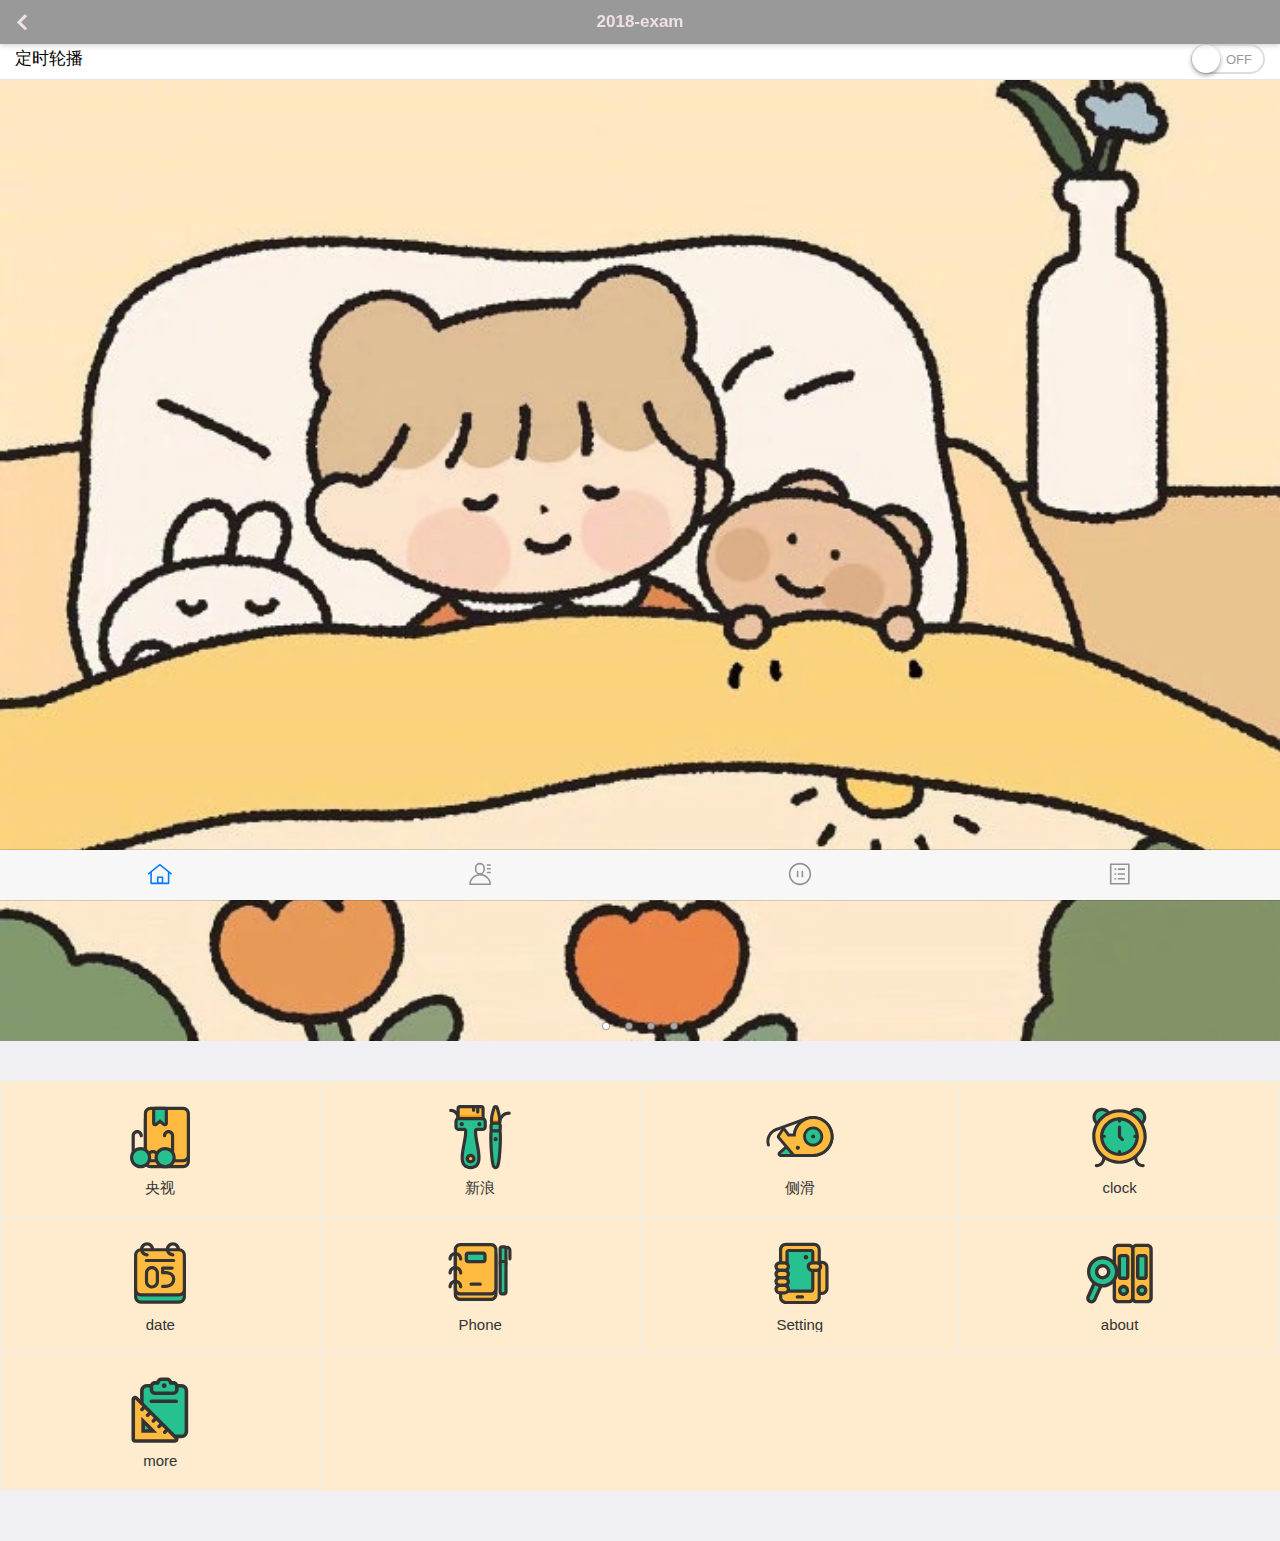
<file: App（源代码加安装包）/梁颖其181013121/index.html>
<!DOCTYPE html>
<html>

	<head>
		<meta charset="utf-8">
		<title>Hello MUI</title>
		<meta name="viewport" content="width=device-width, initial-scale=1,maximum-scale=1,user-scalable=no">
		<meta name="apple-mobile-web-app-capable" content="yes">
		<meta name="apple-mobile-web-app-status-bar-style" content="black">

		<!--标准mui.css-->
		<link rel="stylesheet" href="css/mui.min.css">
		<script src="ali/icon/iconfont.js"></script>
		<link rel="stylesheet" href="css/exam.css">
		<!--App自定义的css-->
		<!--<link rel="stylesheet" type="text/css" href="../css/app.css"/>-->
	</head>
<style>
.icon {
  width: 4em;
  height: 4em;
  vertical-align: -0.15em;
  fill: currentColor;
  overflow: hidden;
}
.icon2 {
  width: 2em;
  height: 2em;
  vertical-align: -0.15em;
  fill: currentColor;
  overflow: hidden;
}
</style>
	<body>
		<header class="mui-bar mui-bar-nav">
			<a class="mui-action-back mui-icon mui-icon-left-nav mui-pull-left"></a>
			<h1 class="mui-title">2018-exam</h1>
		</header>
		<div class="mui-content">
			<ul class="mui-table-view mui-table-view-chevron">
				<li id="switch" class="mui-table-view-cell">
					定时轮播
					<div class="mui-switch">
						<div class="mui-switch-handle"></div>
					</div>
				</li>
			</ul>
		</div>
		<div id="slider" class="mui-slider" >
			<div class="mui-slider-group mui-slider-loop">
				<!-- 额外增加的一个节点(循环轮播：第一个节点是最后一张轮播) -->
				<div class="mui-slider-item mui-slider-item-duplicate">
					<a href="#">
						<img src="images/yuantiao.jpg">
					</a>
				</div>
				<!-- 第一张 -->
				<div class="mui-slider-item">
					<a href="#">
						<img src="images/shuijiao.jpg">
					</a>
				</div>
				<!-- 第二张 -->
				<div class="mui-slider-item">
					<a href="#">
						<img src="images/muwu.jpg">
					</a>
				</div>
				<!-- 第三张 -->
				<div class="mui-slider-item">
					<a href="#">
						<img src="images/cbd.jpg">
					</a>
				</div>
				<!-- 第四张 -->
				<div class="mui-slider-item">
					<a href="#">
						<img src="images/yuantiao.jpg">
					</a>
				</div>
				<!-- 额外增加的一个节点(循环轮播：最后一个节点是第一张轮播) -->
				<div class="mui-slider-item mui-slider-item-duplicate">
					<a href="#">
						<img src="images/shuijiao.jpg">
					</a>
				</div>
			</div>
			<div class="mui-slider-indicator">
				<div class="mui-indicator mui-active"></div>
				<div class="mui-indicator"></div>
				<div class="mui-indicator"></div>
				<div class="mui-indicator"></div>
			</div>
		</div>
		<nav class="mui-bar mui-bar-tab">
		    <a class="mui-tab-item mui-active" href="index.html">
		    <svg class="icon2" aria-hidden="true">
  <use xlink:href="#icon-home"></use>
</svg>

		    </a>
		    <a class="mui-tab-item" href="imageviewer.html">
		    <svg class="icon2" aria-hidden="true">
  <use xlink:href="#icon-addresslist"></use>
</svg>

		    </a>
		    <a class="mui-tab-item" href="page1.html">
		    <svg class="icon2" aria-hidden="true">
  <use xlink:href="#icon-play"></use>
</svg>

		    </a>
		    <a class="mui-tab-item" href="login.html">
		     <svg class="icon2" aria-hidden="true">
  <use xlink:href="#icon-instruction"></use>
</svg>

		    </a>
		</nav>
		<div class="mui-content">
		        <ul class="mui-table-view mui-grid-view mui-grid-9">
		            <li class="mui-table-view-cell mui-media mui-col-xs-4 mui-col-sm-3"><a href="http://cctv.com">
		                   <svg class="icon" aria-hidden="true">
  <use xlink:href="#icon-yuedu"></use>
</svg>
		                    <div class="mui-media-body">央视</div></a></li>
		            <li class="mui-table-view-cell mui-media mui-col-xs-4 mui-col-sm-3"><a href="http://sina.com">
<svg class="icon" aria-hidden="true">
  <use xlink:href="#icon-bishua"></use>
</svg>
		                    <div class="mui-media-body">新浪</div></a></li>
		            <li class="mui-table-view-cell mui-media mui-col-xs-4 mui-col-sm-3"><a href="offcanvas-drag-left.html">
<svg class="icon" aria-hidden="true">
  <use xlink:href="#icon-jiaodaidao"></use>
</svg>
		                    <div class="mui-media-body">侧滑</div></a></li>
		            <li class="mui-table-view-cell mui-media mui-col-xs-4 mui-col-sm-3"><a href="#">
<svg class="icon" aria-hidden="true">
  <use xlink:href="#icon-naozhong"></use>
</svg>
		                    <div class="mui-media-body">clock</div></a></li>
		            <li class="mui-table-view-cell mui-media mui-col-xs-4 mui-col-sm-3"><a href="#">
<svg class="icon" aria-hidden="true">
  <use xlink:href="#icon-rili"></use>
</svg>
		                    <div class="mui-media-body">date</div></a></li>
		            <li class="mui-table-view-cell mui-media mui-col-xs-4 mui-col-sm-3"><a href="#">
<svg class="icon" aria-hidden="true">
  <use xlink:href="#icon-biji"></use>
</svg>
		                    <div class="mui-media-body">Phone</div></a></li>
		            <li class="mui-table-view-cell mui-media mui-col-xs-4 mui-col-sm-3"><a href="#">
<svg class="icon" aria-hidden="true">
  <use xlink:href="#icon-shouji"></use>
</svg>
		                    <div class="mui-media-body">Setting</div></a></li>
		            <li class="mui-table-view-cell mui-media mui-col-xs-4 mui-col-sm-3"><a href="#">
<svg class="icon" aria-hidden="true">
  <use xlink:href="#icon-jiansuo"></use>
</svg>
		                    <div class="mui-media-body">about</div></a></li>
		           <li class="mui-table-view-cell mui-media mui-col-xs-4 mui-col-sm-3"><a href="#">
<svg class="icon" aria-hidden="true">
  <use xlink:href="#icon-jiaoju"></use>
</svg>
		                    <div class="mui-media-body">more</div></a></li>
		        </ul> 
		</div>
		<script src="js/mui.min.js"></script>
		<script type="text/javascript" charset="utf-8">
			mui.init({
				swipeBack:true //启用右滑关闭功能
			});
			var slider = mui("#slider");
			document.getElementById("switch").addEventListener('toggle', function(e) {
				if (e.detail.isActive) {
					slider.slider({
						interval: 5000
					});
				} else {
					slider.slider({
						interval: 0
					});
				}
			});
		</script>
		
		<script >
        	mui.init();   	mui('body').on('tap','a',function(){document.location.href=this.href;});
	   </script>
		
	</body>

</html>
</file>
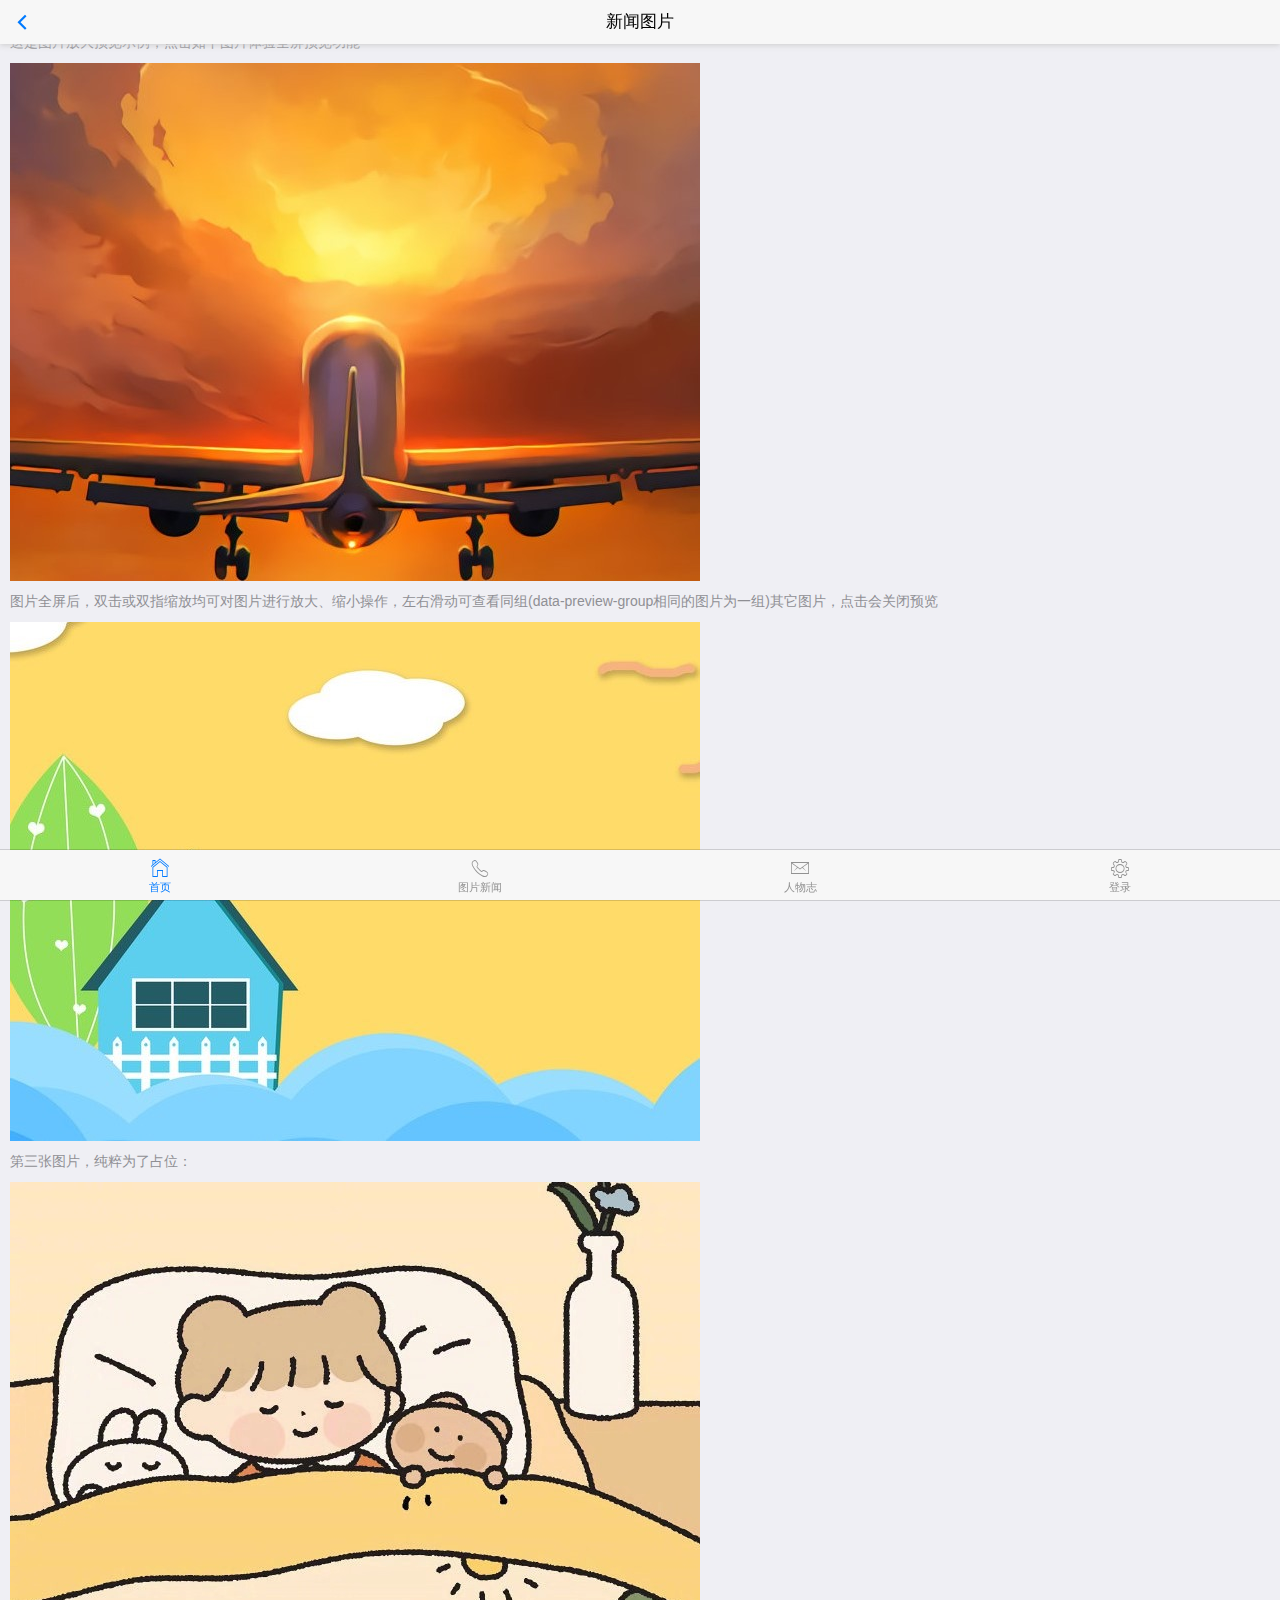
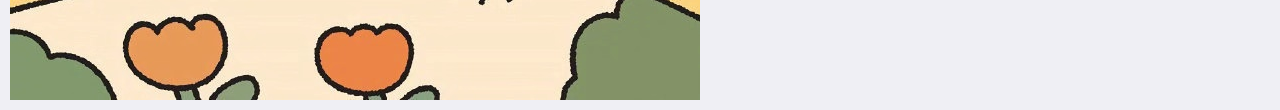
<file: App（源代码加安装包）/梁颖其181013121/imageviewer.html>
<html>

	<head>
		<meta charset="utf-8">
		<title>Hello MUI</title>
		<meta name="viewport" content="width=device-width, initial-scale=1,maximum-scale=1,user-scalable=no">
		<meta name="apple-mobile-web-app-capable" content="yes">
		<meta name="apple-mobile-web-app-status-bar-style" content="black">
		<!--标准mui.css-->
		<link rel="stylesheet" href="css/mui.min.css">
		<!--App自定义的css-->
		<style type="text/css">
			.mui-preview-image.mui-fullscreen {
				position: fixed;
				z-index: 20;
				background-color: #000;
			}
			.mui-preview-header,
			.mui-preview-footer {
				position: absolute;
				width: 100%;
				left: 0;
				z-index: 10;
			}
			.mui-preview-header {
				height: 44px;
				top: 0;
			}
			.mui-preview-footer {
				height: 50px;
				bottom: 0px;
			}
			.mui-preview-header .mui-preview-indicator {
				display: block;
				line-height: 25px;
				color: #fff;
				text-align: center;
				margin: 15px auto 4;
				width: 70px;
				background-color: rgba(0, 0, 0, 0.4);
				border-radius: 12px;
				font-size: 16px;
			}
			.mui-preview-image {
				display: none;
				-webkit-animation-duration: 0.5s;
				animation-duration: 0.5s;
				-webkit-animation-fill-mode: both;
				animation-fill-mode: both;
			}
			.mui-preview-image.mui-preview-in {
				-webkit-animation-name: fadeIn;
				animation-name: fadeIn;
			}
			.mui-preview-image.mui-preview-out {
				background: none;
				-webkit-animation-name: fadeOut;
				animation-name: fadeOut;
			}
			.mui-preview-image.mui-preview-out .mui-preview-header,
			.mui-preview-image.mui-preview-out .mui-preview-footer {
				display: none;
			}
			.mui-zoom-scroller {
				position: absolute;
				display: -webkit-box;
				display: -webkit-flex;
				display: flex;
				-webkit-box-align: center;
				-webkit-align-items: center;
				align-items: center;
				-webkit-box-pack: center;
				-webkit-justify-content: center;
				justify-content: center;
				left: 0;
				right: 0;
				bottom: 0;
				top: 0;
				width: 100%;
				height: 100%;
				margin: 0;
				-webkit-backface-visibility: hidden;
			}
			.mui-zoom {
				-webkit-transform-style: preserve-3d;
				transform-style: preserve-3d;
			}
			.mui-slider .mui-slider-group .mui-slider-item img {
				width: auto;
				height: auto;
				max-width: 100%;
				max-height: 100%;
			}
			.mui-android-4-1 .mui-slider .mui-slider-group .mui-slider-item img {
				width: 100%;
			}
			.mui-android-4-1 .mui-slider.mui-preview-image .mui-slider-group .mui-slider-item {
				display: inline-table;
			}
			.mui-android-4-1 .mui-slider.mui-preview-image .mui-zoom-scroller img {
				display: table-cell;
				vertical-align: middle;
			}
			.mui-preview-loading {
				position: absolute;
				width: 100%;
				height: 100%;
				top: 0;
				left: 0;
				display: none;
			}
			.mui-preview-loading.mui-active {
				display: block;
			}
			.mui-preview-loading .mui-spinner-white {
				position: absolute;
				top: 50%;
				left: 50%;
				margin-left: -25px;
				margin-top: -25px;
				height: 50px;
				width: 50px;
			}
			.mui-preview-image img.mui-transitioning {
				-webkit-transition: -webkit-transform 0.5s ease, opacity 0.5s ease;
				transition: transform 0.5s ease, opacity 0.5s ease;
			}
			@-webkit-keyframes fadeIn {
				0% {
					opacity: 0;
				}
				100% {
					opacity: 1;
				}
			}
			@keyframes fadeIn {
				0% {
					opacity: 0;
				}
				100% {
					opacity: 1;
				}
			}
			@-webkit-keyframes fadeOut {
				0% {
					opacity: 1;
				}
				100% {
					opacity: 0;
				}
			}
			@keyframes fadeOut {
				0% {
					opacity: 1;
				}
				100% {
					opacity: 0;
				}
			}
			p img {
				max-width: 100%;
				height: auto;
			}
		</style>

	</head>

	<body>
		<header class="mui-bar mui-bar-nav">
			<a class="mui-action-back mui-icon mui-icon-left-nav mui-pull-left"></a>
			<h1 class="mui-title">新闻图片</h1>
		</header>
		<div class="mui-content">
			<div class="mui-content-padded">
				<p>这是图片放大预览示例，点击如下图片体验全屏预览功能</p>
				<p>
					<img src="images/yuantiao.jpg" data-preview-src="" data-preview-group="1" />
				</p>
				<p>图片全屏后，双击或双指缩放均可对图片进行放大、缩小操作，左右滑动可查看同组(data-preview-group相同的图片为一组)其它图片，点击会关闭预览</p>
				<p>
					<img src="images/muwu.jpg" data-preview-src="" data-preview-group="1" />
				</p>
				<p>第三张图片，纯粹为了占位： </p>
				<p>
					<img src="images/shuijiao.jpg" data-preview-src="" data-preview-group="1" />
				</p>
			</div>
		</div>
		
		<nav class="mui-bar mui-bar-tab">
		    <a class="mui-tab-item mui-active" href="index.html">
		        <span class="mui-icon mui-icon-home"></span>
		        <span class="mui-tab-label">首页</span>
		    </a>
		    <a class="mui-tab-item" href="imageviewer.html">
		        <span class="mui-icon mui-icon-phone"></span>
		        <span class="mui-tab-label">图片新闻</span>
		    </a>
		    <a class="mui-tab-item" href="page1.html">
		        <span class="mui-icon mui-icon-email"></span>
		        <span class="mui-tab-label">人物志</span>
		    </a>
		    <a class="mui-tab-item" href="login.html">
		        <span class="mui-icon mui-icon-gear"></span>
		        <span class="mui-tab-label">登录</span>
		    </a>
		</nav>
		
	</body>
	<script src="js/mui.min.js"></script>
	<script src="js/mui.zoom.js"></script>
	<script src="js/mui.previewimage.js"></script>
	<script>
		mui.previewImage();
	</script>
<script >
        	mui.init();   	mui('body').on('tap','a',function(){document.location.href=this.href;});
	   </script>
</html>
</file>
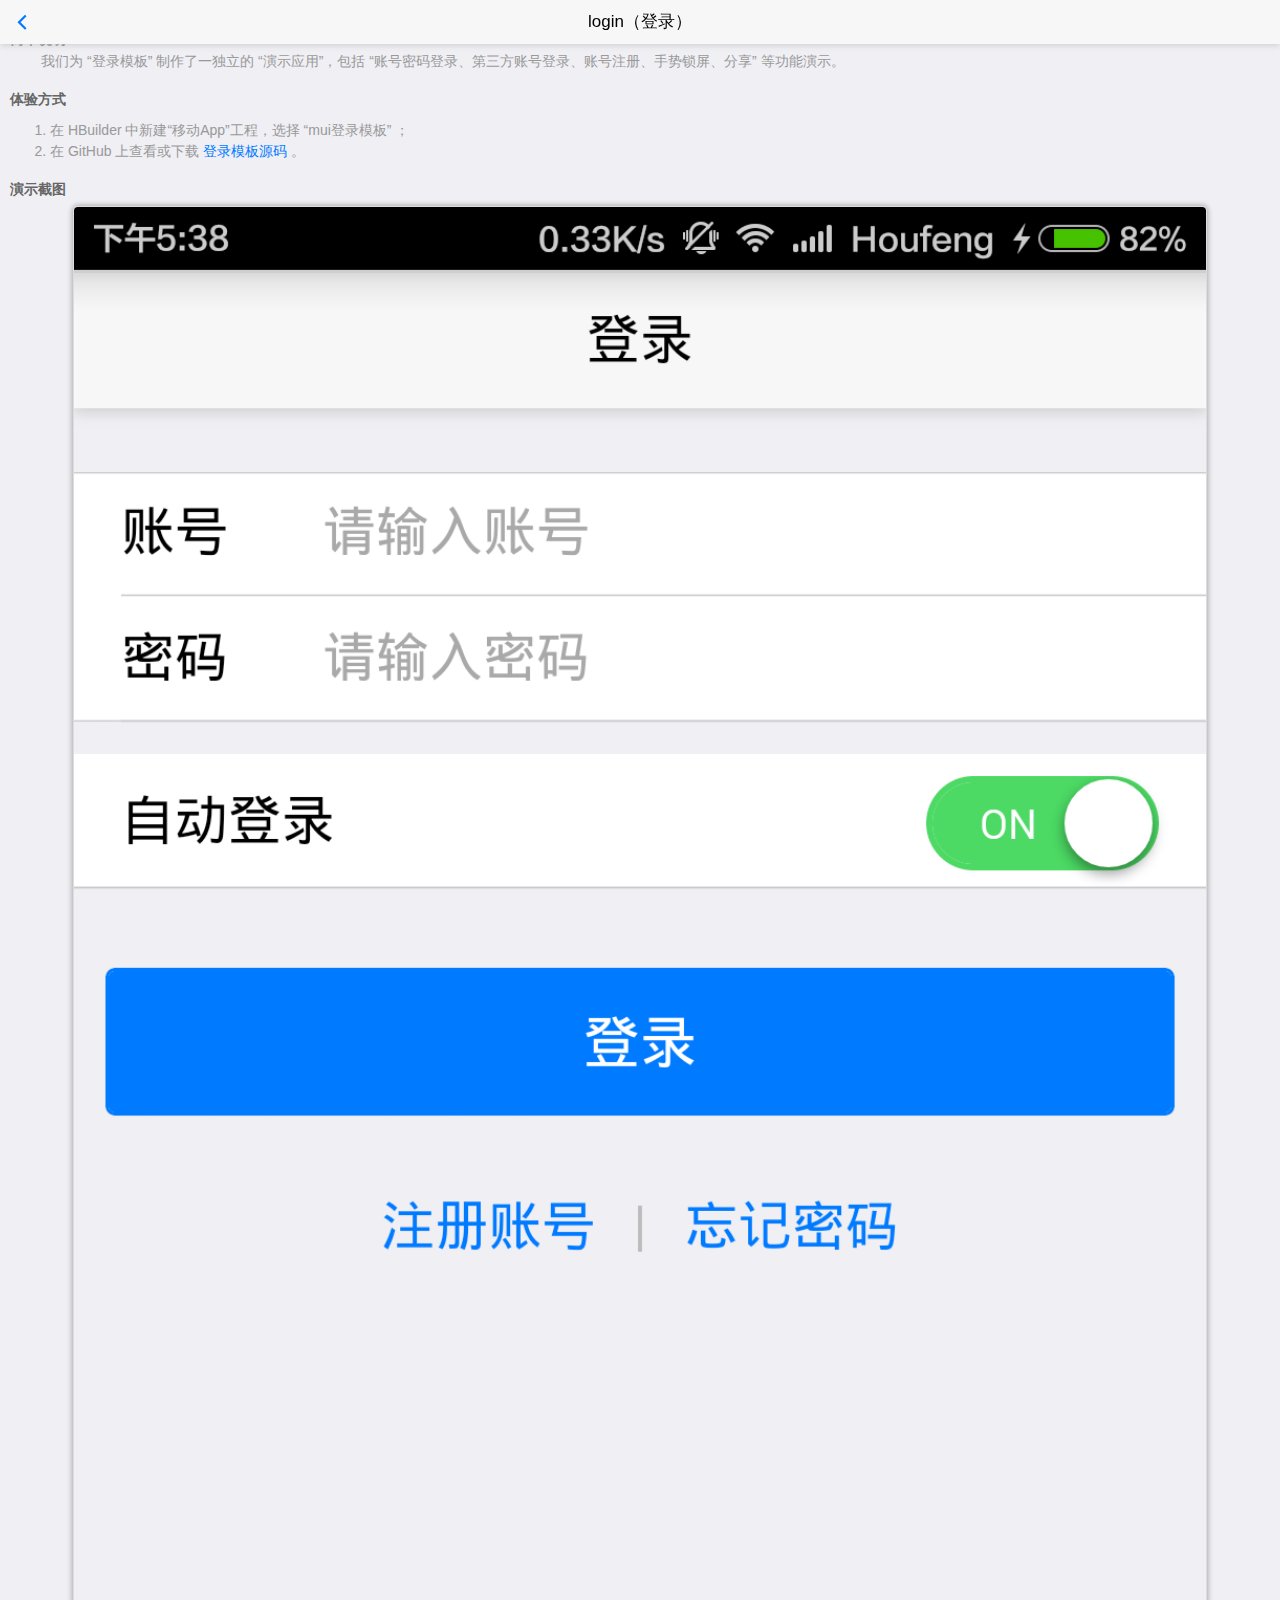
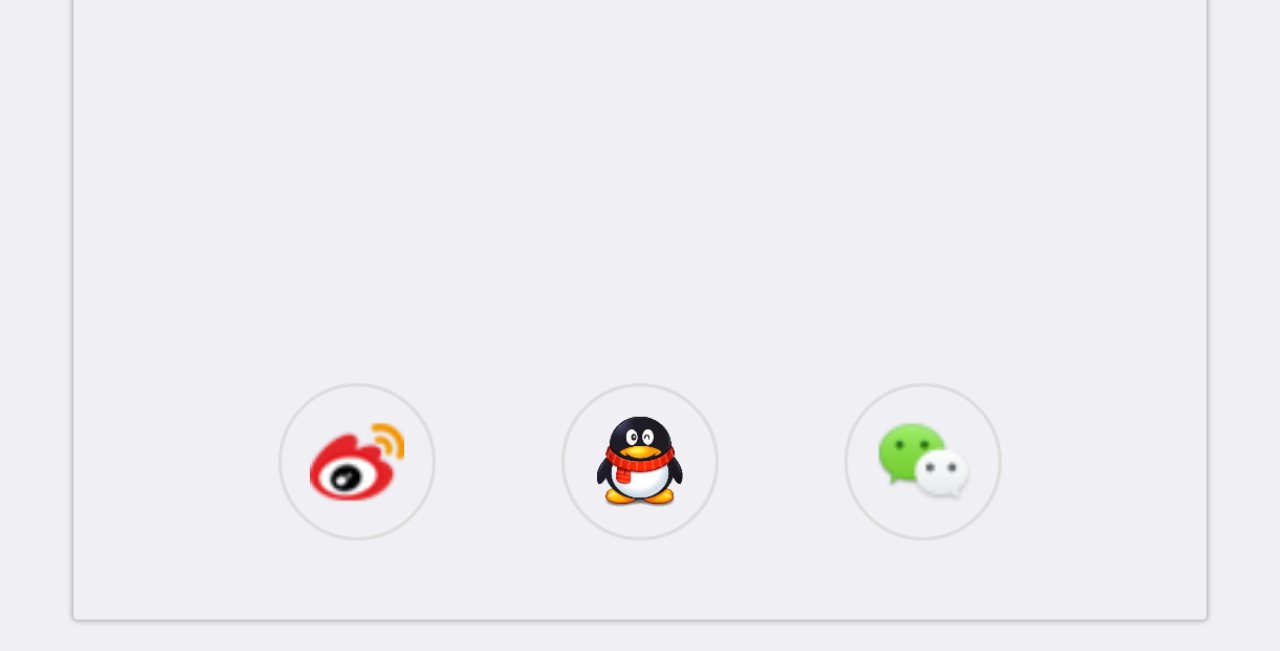
<file: App（源代码加安装包）/梁颖其181013121/login.html>
<!DOCTYPE html>
<html>

	<head>
		<meta charset="utf-8">
		<meta name="viewport" content="width=device-width,initial-scale=1,minimum-scale=1,maximum-scale=1,user-scalable=no" />
		<title></title>
		<link href="css/mui.min.css" rel="stylesheet" />
		<!--App自定义的css-->
		<link rel="stylesheet" type="text/css" href="css/app.css" />
		<style>
			h5,
			p,
			ol,
			li {
				color: #666;
				font-size: 14px;
			}
			h5 {
				font-weight: bold;
			}
			p,
			ol {
				padding: 5px auto;
				margin-bottom: 20px;
			}
			p,
			li {
				color: #999;
			}
			img {
				width: 90%;
				border: solid 1px #ddd;
				border-radius: 5px;
				box-shadow: 0px 0px 5px 1px #aaa;
				margin: 5px auto;
			}
		</style>
	</head>

	<body>
		<header class="mui-bar mui-bar-nav">
			<a class="mui-action-back mui-icon mui-icon-left-nav mui-pull-left"></a>
			<h1 class="mui-title">login（登录）</h1>
		</header>
		<div class="mui-content">
			<div class="mui-content-padded">
				<h5>简单说明</h5>
				<p>
					&nbsp;&nbsp;&nbsp;&nbsp;&nbsp;&nbsp;&nbsp;&nbsp;我们为 “登录模板” 制作了一独立的 “演示应用”，包括 “账号密码登录、第三方账号登录、账号注册、手势锁屏、分享” 等功能演示。
				</p>
				<h5>体验方式</h5>
				<ol>
					<li>在 HBuilder 中新建“移动App”工程，选择 “mui登录模板” ；</li>
					<li>在 GitHub 上查看或下载 <a _src='https://github.com/dcloudio/mui/tree/master/examples/login'>登录模板源码</a> 。
					</li>
				</ol>
				<h5>演示截图</h5>
				<p style="text-align: center;">
					<img src="images/login-1.png" />
				</p>
			</div>
		</div>
		<script src="js/mui.min.js"></script>
		<script type="text/javascript" charset="utf-8">
			(function(mui, window, document, undefined) {
				mui.init();
				var qsa = function() {
					return [].slice.call(document.querySelectorAll.apply(document, arguments));
				};
				qsa("[_src]").forEach(function(item) {
					item.addEventListener('tap', function() {
						var url = this.getAttribute('_src');
						if (url) {
							plus.runtime.openURL(url);
						};
					}, false);
				});
			})(mui, window, document, undefined);
		</script>
	</body>

</html>
</file>
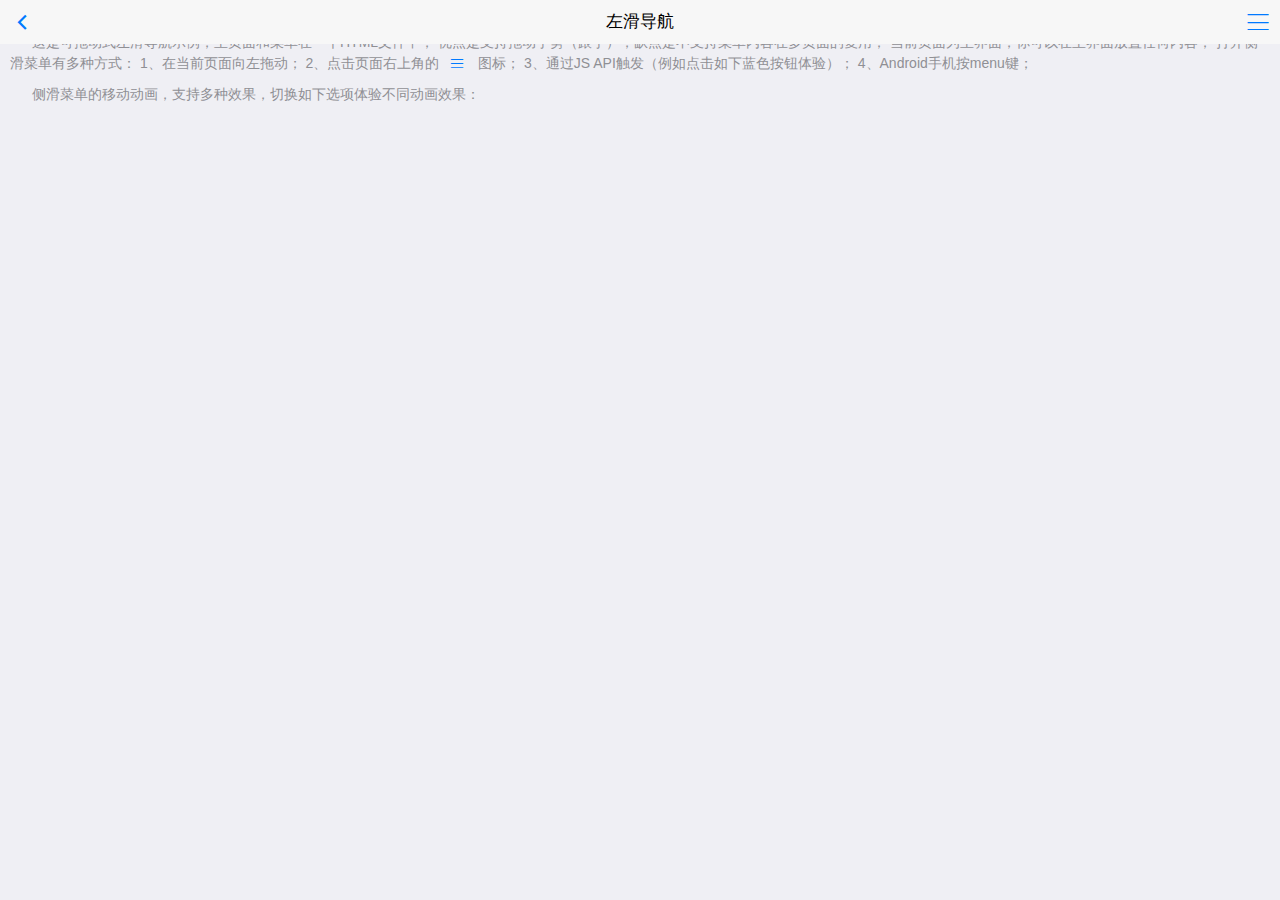
<file: App（源代码加安装包）/梁颖其181013121/offcanvas-drag-left.html>
<!DOCTYPE html>
<html>

	<head>
		<meta charset="utf-8">
		<title>Hello MUI</title>
		<meta name="viewport" content="width=device-width, initial-scale=1,maximum-scale=1,user-scalable=no">
		<meta name="apple-mobile-web-app-capable" content="yes">
		<meta name="apple-mobile-web-app-status-bar-style" content="black">

		<link rel="stylesheet" href="css/mui.min.css">
		<style>
			html,
			body {
				background-color: #efeff4;
			}
			p {
				text-indent: 22px;
			}
			span.mui-icon {
				font-size: 14px;
				color: #007aff;
				margin-left: -15px;
				padding-right: 10px;
			}
			.mui-off-canvas-right {
				color: #fff;
			}
			.title {
				margin: 35px 15px 10px;
			}
			.title+.content {
				margin: 10px 15px 35px;
				color: #bbb;
				text-indent: 1em;
				font-size: 14px;
				line-height: 24px;
			}
			input {
				color: #000;
			}
		</style>
	</head>

	<body>
		<!--侧滑菜单容器-->
		<div id="offCanvasWrapper" class="mui-off-canvas-wrap mui-draggable">
			<!--菜单部分-->
			<aside id="offCanvasSide" class="mui-off-canvas-right">
				<div id="offCanvasSideScroll" class="mui-scroll-wrapper">
					<div class="mui-scroll">
						<div class="title">侧滑导航</div>
						<div class="content">
							这是可拖动式侧滑菜单示例，你可以在这里放置任何内容；关闭侧滑菜单有多种方式： 1.在手机屏幕任意位置向右拖动(drag)；2.点击本侧滑菜单页之外的任意位置; 3.点击如下红色按钮
							<span class="android-only">；4.Android手机按back键；5.Android手机按menu键
							</span>。

						</div>
						<div class="title" style="margin-bottom: 25px;">侧滑列表示例</div>
						<ul class="mui-table-view mui-table-view-chevron mui-table-view-inverted">
							<li class="mui-table-view-cell">
								<a class="mui-navigate-right">
									广东非遗
								</a>
							</li>
							<li class="mui-table-view-cell">
								<a class="mui-navigate-right">
									深圳非遗
								</a>
							</li>
							<li class="mui-table-view-cell">
								<a class="mui-navigate-right">
									Item 3
								</a>
							</li>
							<li class="mui-table-view-cell">
								<a class="mui-navigate-right">
									Item 4
								</a>
							</li>
							<li class="mui-table-view-cell">
								<a class="mui-navigate-right">
									Item 5
								</a>
							</li>
							<li class="mui-table-view-cell">
								<a class="mui-navigate-right">
								Item 6
							</a>
							</li>

						</ul>
					</div>
				</div>
			</aside>
			<div class="mui-inner-wrap">
				<header class="mui-bar mui-bar-nav">
					<a class="mui-action-back mui-icon mui-icon-back mui-pull-left"></a>
					<a id="offCanvasBtn" href="#offCanvasSide" class="mui-icon mui-action-menu mui-icon-bars mui-pull-right"></a>
					<h1 class="mui-title">左滑导航</h1>
				</header>
				<div id="offCanvasContentScroll" class="mui-content mui-scroll-wrapper">
					<div class="mui-scroll">
						<div class="mui-content-padded">
							<p>这是可拖动式左滑导航示例，主页面和菜单在一个HTML文件中， 优点是支持拖动手势（跟手），缺点是不支持菜单内容在多页面的复用； 当前页面为主界面，你可以在主界面放置任何内容； 打开侧滑菜单有多种方式： 1、在当前页面向左拖动； 2、点击页面右上角的
								<span class="mui-icon mui-icon-bars"></span> 图标； 3、通过JS API触发（例如点击如下蓝色按钮体验）；
								<span class="android-only">4、Android手机按menu键；</span>
							</p>
						
							<p>侧滑菜单的移动动画，支持多种效果，切换如下选项体验不同动画效果：</p>

						</div>

					</div>
				</div>
				<!-- off-canvas backdrop -->
				<div class="mui-off-canvas-backdrop"></div>
			</div>
		</div>
		<script src="js/mui.min.js"></script>
		<script>
			mui.init({
				swipeBack: false,
			});
			 //侧滑容器父节点
			var offCanvasWrapper = mui('#offCanvasWrapper');
			 //主界面容器
			var offCanvasInner = offCanvasWrapper[0].querySelector('.mui-inner-wrap');
			 //菜单容器
			var offCanvasSide = document.getElementById("offCanvasSide");
			 //Android暂不支持整体移动动画
			if (!mui.os.android) {
				document.getElementById("move-togger").classList.remove('mui-hidden');
				var spans = document.querySelectorAll('.android-only');
				for (var i = 0, len = spans.length; i < len; i++) {
					spans[i].style.display = "none";
				}
			}
			 //移动效果是否为整体移动
			var moveTogether = false;
			 //侧滑容器的class列表，增加.mui-slide-in即可实现菜单移动、主界面不动的效果；
			var classList = offCanvasWrapper[0].classList;
			 //变换侧滑动画移动效果；
			mui('.mui-input-group').on('change', 'input', function() {
				if (this.checked) {
					offCanvasSide.classList.remove('mui-transitioning');
					offCanvasSide.setAttribute('style', '');
					classList.remove('mui-slide-in');
					classList.remove('mui-scalable');
					switch (this.value) {
						case 'main-move':
							if (moveTogether) {
								//仅主内容滑动时，侧滑菜单在off-canvas-wrap内，和主界面并列
								offCanvasWrapper[0].insertBefore(offCanvasSide, offCanvasWrapper[0].firstElementChild);
								moveTogether = false;
							}
							break;
						case 'main-move-scalable':
							if (moveTogether) {
								//仅主内容滑动时，侧滑菜单在off-canvas-wrap内，和主界面并列
								offCanvasWrapper[0].insertBefore(offCanvasSide, offCanvasWrapper[0].firstElementChild);
							}
							classList.add('mui-scalable');
							break;
						case 'menu-move':
							classList.add('mui-slide-in');
							break;
						case 'all-move':
							moveTogether = true;
							//整体滑动时，侧滑菜单在inner-wrap内
							offCanvasInner.insertBefore(offCanvasSide, offCanvasInner.firstElementChild);
							break;
					}
					offCanvasWrapper.offCanvas().refresh();
				}
			});
			document.getElementById('offCanvasShow').addEventListener('tap', function() {
				offCanvasWrapper.offCanvas('show');
			});
			document.getElementById('offCanvasHide').addEventListener('tap', function() {
				offCanvasWrapper.offCanvas('close');
			});
			 //主界面和侧滑菜单界面均支持区域滚动；
			mui('#offCanvasSideScroll').scroll();
			mui('#offCanvasContentScroll').scroll();
			 //实现ios平台的侧滑关闭页面；
			if (mui.os.plus && mui.os.ios) {
				offCanvasWrapper[0].addEventListener('shown', function(e) { //菜单显示完成事件
					plus.webview.currentWebview().setStyle({
						'popGesture': 'none'
					});
				});
				offCanvasWrapper[0].addEventListener('hidden', function(e) { //菜单关闭完成事件
					plus.webview.currentWebview().setStyle({
						'popGesture': 'close'
					});
				});
			}
		</script>
	</body>

</html>
</file>
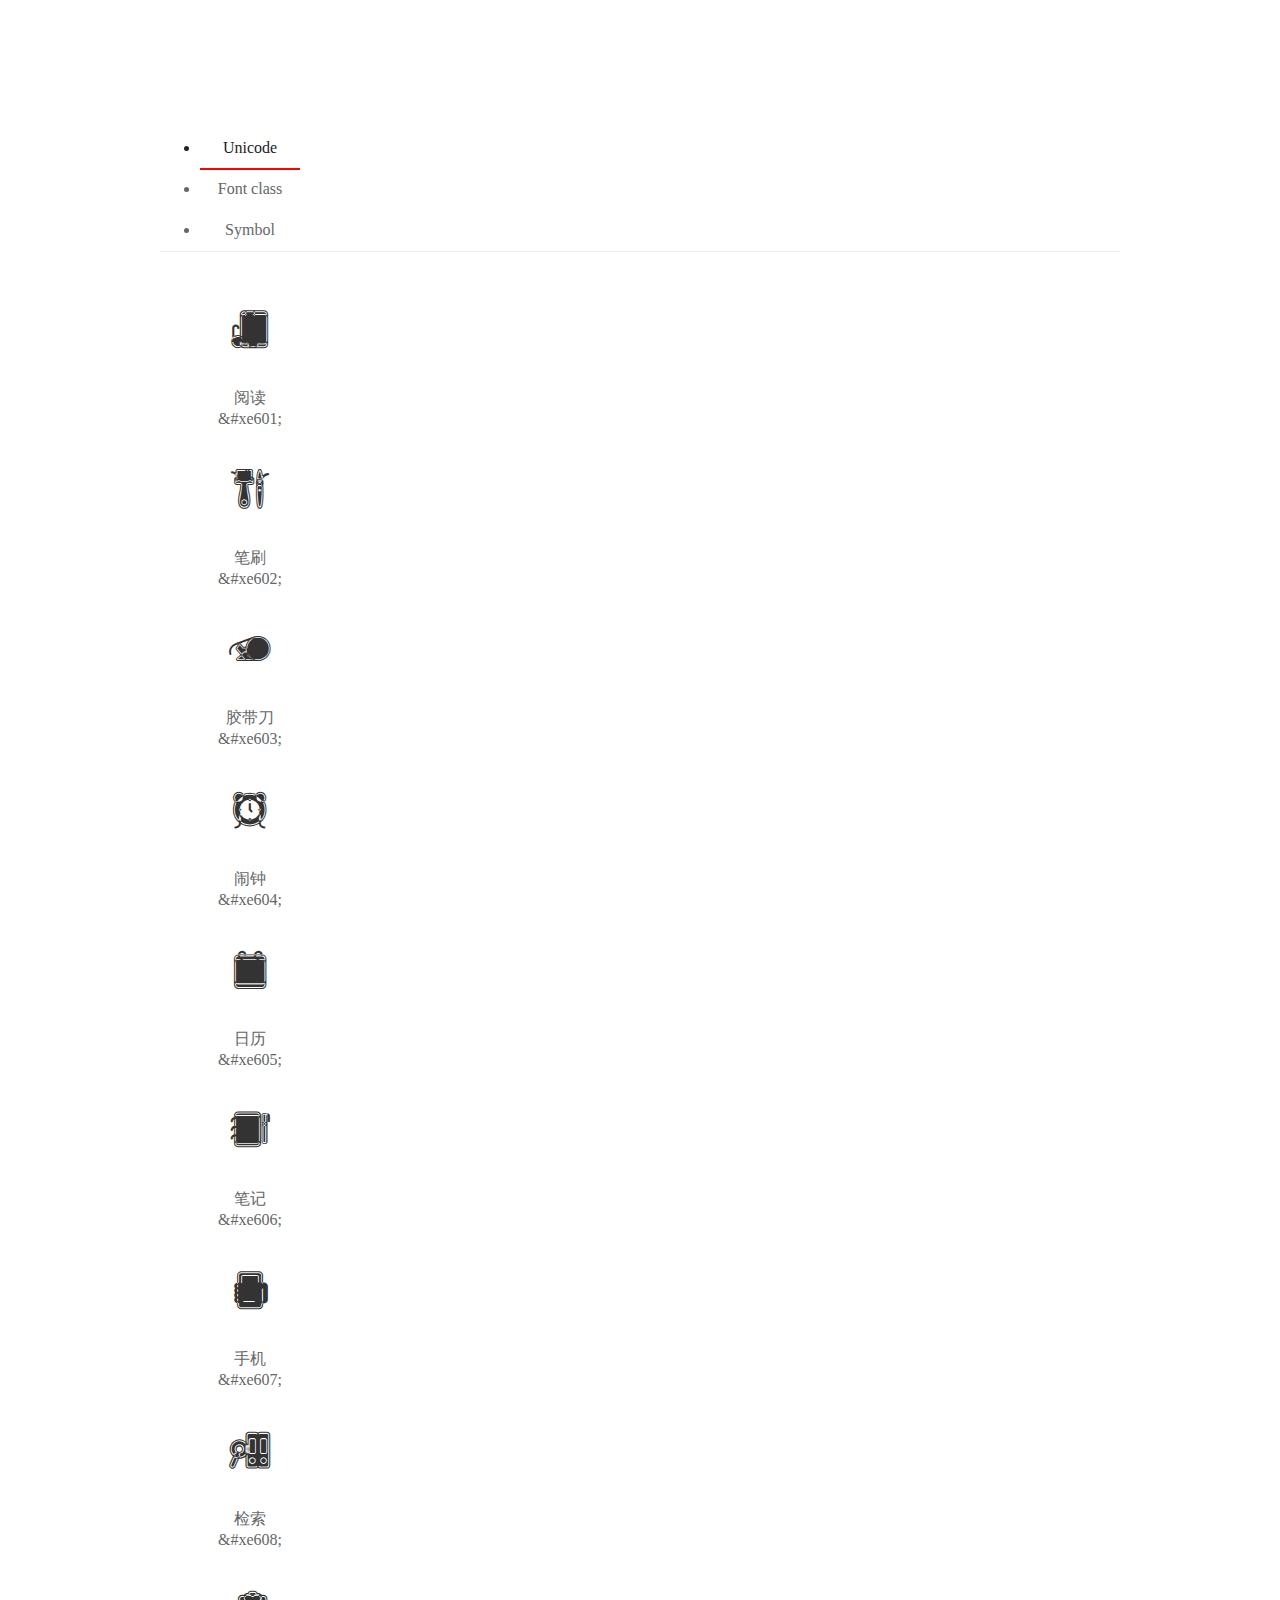
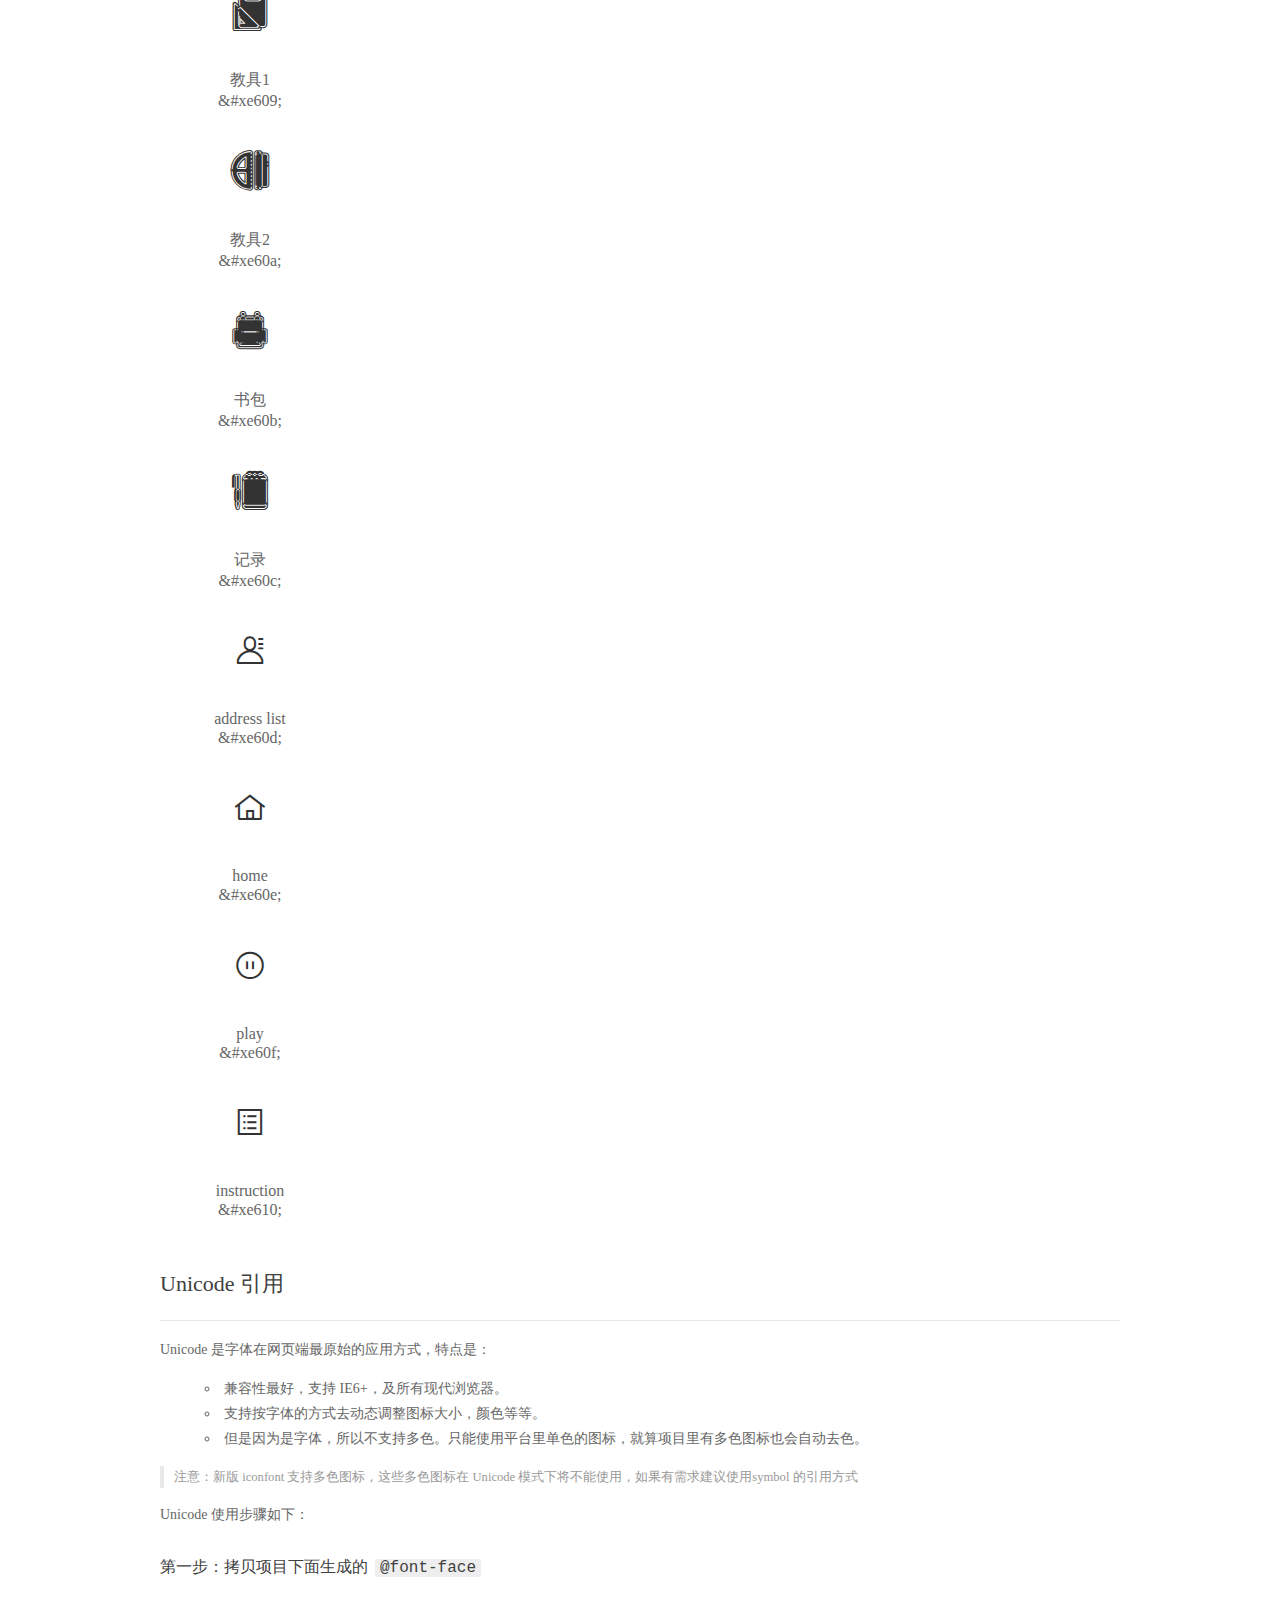
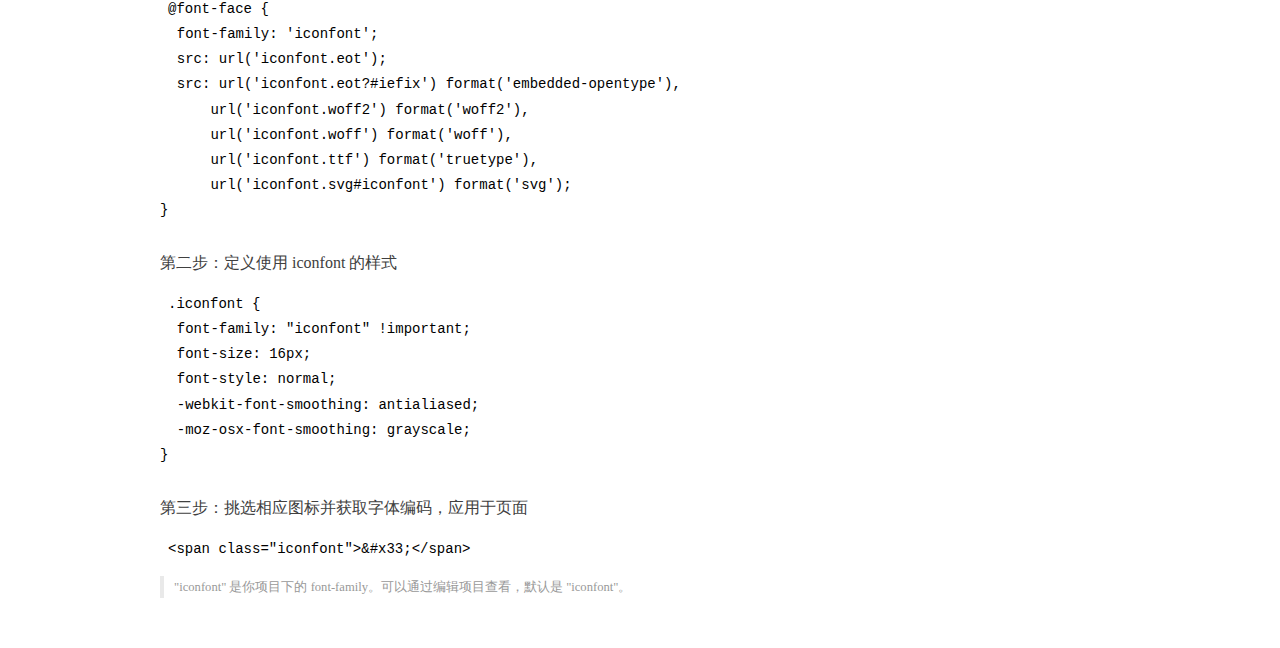
<file: App（源代码加安装包）/梁颖其181013121/ali/icon/demo_index.html>
<!DOCTYPE html>
<html>
<head>
  <meta charset="utf-8"/>
  <title>IconFont Demo</title>
  <link rel="shortcut icon" href="https://gtms04.alicdn.com/tps/i4/TB1_oz6GVXXXXaFXpXXJDFnIXXX-64-64.ico" type="image/x-icon"/>
  <link rel="stylesheet" href="https://g.alicdn.com/thx/cube/1.3.2/cube.min.css">
  <link rel="stylesheet" href="demo.css">
  <link rel="stylesheet" href="iconfont.css">
  <script src="iconfont.js"></script>
  <!-- jQuery -->
  <script src="https://a1.alicdn.com/oss/uploads/2018/12/26/7bfddb60-08e8-11e9-9b04-53e73bb6408b.js"></script>
  <!-- 代码高亮 -->
  <script src="https://a1.alicdn.com/oss/uploads/2018/12/26/a3f714d0-08e6-11e9-8a15-ebf944d7534c.js"></script>
</head>
<body>
  <div class="main">
    <h1 class="logo"><a href="https://www.iconfont.cn/" title="iconfont 首页" target="_blank">&#xe86b;</a></h1>
    <div class="nav-tabs">
      <ul id="tabs" class="dib-box">
        <li class="dib active"><span>Unicode</span></li>
        <li class="dib"><span>Font class</span></li>
        <li class="dib"><span>Symbol</span></li>
      </ul>
      
    </div>
    <div class="tab-container">
      <div class="content unicode" style="display: block;">
          <ul class="icon_lists dib-box">
          
            <li class="dib">
              <span class="icon iconfont">&#xe601;</span>
                <div class="name">阅读</div>
                <div class="code-name">&amp;#xe601;</div>
              </li>
          
            <li class="dib">
              <span class="icon iconfont">&#xe602;</span>
                <div class="name">笔刷</div>
                <div class="code-name">&amp;#xe602;</div>
              </li>
          
            <li class="dib">
              <span class="icon iconfont">&#xe603;</span>
                <div class="name">胶带刀</div>
                <div class="code-name">&amp;#xe603;</div>
              </li>
          
            <li class="dib">
              <span class="icon iconfont">&#xe604;</span>
                <div class="name">闹钟</div>
                <div class="code-name">&amp;#xe604;</div>
              </li>
          
            <li class="dib">
              <span class="icon iconfont">&#xe605;</span>
                <div class="name">日历</div>
                <div class="code-name">&amp;#xe605;</div>
              </li>
          
            <li class="dib">
              <span class="icon iconfont">&#xe606;</span>
                <div class="name">笔记</div>
                <div class="code-name">&amp;#xe606;</div>
              </li>
          
            <li class="dib">
              <span class="icon iconfont">&#xe607;</span>
                <div class="name">手机</div>
                <div class="code-name">&amp;#xe607;</div>
              </li>
          
            <li class="dib">
              <span class="icon iconfont">&#xe608;</span>
                <div class="name">检索</div>
                <div class="code-name">&amp;#xe608;</div>
              </li>
          
            <li class="dib">
              <span class="icon iconfont">&#xe609;</span>
                <div class="name">教具1</div>
                <div class="code-name">&amp;#xe609;</div>
              </li>
          
            <li class="dib">
              <span class="icon iconfont">&#xe60a;</span>
                <div class="name">教具2</div>
                <div class="code-name">&amp;#xe60a;</div>
              </li>
          
            <li class="dib">
              <span class="icon iconfont">&#xe60b;</span>
                <div class="name">书包</div>
                <div class="code-name">&amp;#xe60b;</div>
              </li>
          
            <li class="dib">
              <span class="icon iconfont">&#xe60c;</span>
                <div class="name">记录</div>
                <div class="code-name">&amp;#xe60c;</div>
              </li>
          
            <li class="dib">
              <span class="icon iconfont">&#xe60d;</span>
                <div class="name">address list</div>
                <div class="code-name">&amp;#xe60d;</div>
              </li>
          
            <li class="dib">
              <span class="icon iconfont">&#xe60e;</span>
                <div class="name">home</div>
                <div class="code-name">&amp;#xe60e;</div>
              </li>
          
            <li class="dib">
              <span class="icon iconfont">&#xe60f;</span>
                <div class="name">play</div>
                <div class="code-name">&amp;#xe60f;</div>
              </li>
          
            <li class="dib">
              <span class="icon iconfont">&#xe610;</span>
                <div class="name">instruction</div>
                <div class="code-name">&amp;#xe610;</div>
              </li>
          
          </ul>
          <div class="article markdown">
          <h2 id="unicode-">Unicode 引用</h2>
          <hr>

          <p>Unicode 是字体在网页端最原始的应用方式，特点是：</p>
          <ul>
            <li>兼容性最好，支持 IE6+，及所有现代浏览器。</li>
            <li>支持按字体的方式去动态调整图标大小，颜色等等。</li>
            <li>但是因为是字体，所以不支持多色。只能使用平台里单色的图标，就算项目里有多色图标也会自动去色。</li>
          </ul>
          <blockquote>
            <p>注意：新版 iconfont 支持多色图标，这些多色图标在 Unicode 模式下将不能使用，如果有需求建议使用symbol 的引用方式</p>
          </blockquote>
          <p>Unicode 使用步骤如下：</p>
          <h3 id="-font-face">第一步：拷贝项目下面生成的 <code>@font-face</code></h3>
<pre><code class="language-css"
>@font-face {
  font-family: 'iconfont';
  src: url('iconfont.eot');
  src: url('iconfont.eot?#iefix') format('embedded-opentype'),
      url('iconfont.woff2') format('woff2'),
      url('iconfont.woff') format('woff'),
      url('iconfont.ttf') format('truetype'),
      url('iconfont.svg#iconfont') format('svg');
}
</code></pre>
          <h3 id="-iconfont-">第二步：定义使用 iconfont 的样式</h3>
<pre><code class="language-css"
>.iconfont {
  font-family: "iconfont" !important;
  font-size: 16px;
  font-style: normal;
  -webkit-font-smoothing: antialiased;
  -moz-osx-font-smoothing: grayscale;
}
</code></pre>
          <h3 id="-">第三步：挑选相应图标并获取字体编码，应用于页面</h3>
<pre>
<code class="language-html"
>&lt;span class="iconfont"&gt;&amp;#x33;&lt;/span&gt;
</code></pre>
          <blockquote>
            <p>"iconfont" 是你项目下的 font-family。可以通过编辑项目查看，默认是 "iconfont"。</p>
          </blockquote>
          </div>
      </div>
      <div class="content font-class">
        <ul class="icon_lists dib-box">
          
          <li class="dib">
            <span class="icon iconfont icon-yuedu"></span>
            <div class="name">
              阅读
            </div>
            <div class="code-name">.icon-yuedu
            </div>
          </li>
          
          <li class="dib">
            <span class="icon iconfont icon-bishua"></span>
            <div class="name">
              笔刷
            </div>
            <div class="code-name">.icon-bishua
            </div>
          </li>
          
          <li class="dib">
            <span class="icon iconfont icon-jiaodaidao"></span>
            <div class="name">
              胶带刀
            </div>
            <div class="code-name">.icon-jiaodaidao
            </div>
          </li>
          
          <li class="dib">
            <span class="icon iconfont icon-naozhong"></span>
            <div class="name">
              闹钟
            </div>
            <div class="code-name">.icon-naozhong
            </div>
          </li>
          
          <li class="dib">
            <span class="icon iconfont icon-rili"></span>
            <div class="name">
              日历
            </div>
            <div class="code-name">.icon-rili
            </div>
          </li>
          
          <li class="dib">
            <span class="icon iconfont icon-biji"></span>
            <div class="name">
              笔记
            </div>
            <div class="code-name">.icon-biji
            </div>
          </li>
          
          <li class="dib">
            <span class="icon iconfont icon-shouji"></span>
            <div class="name">
              手机
            </div>
            <div class="code-name">.icon-shouji
            </div>
          </li>
          
          <li class="dib">
            <span class="icon iconfont icon-jiansuo"></span>
            <div class="name">
              检索
            </div>
            <div class="code-name">.icon-jiansuo
            </div>
          </li>
          
          <li class="dib">
            <span class="icon iconfont icon-jiaoju"></span>
            <div class="name">
              教具1
            </div>
            <div class="code-name">.icon-jiaoju
            </div>
          </li>
          
          <li class="dib">
            <span class="icon iconfont icon-jiaoju1"></span>
            <div class="name">
              教具2
            </div>
            <div class="code-name">.icon-jiaoju1
            </div>
          </li>
          
          <li class="dib">
            <span class="icon iconfont icon-shubao"></span>
            <div class="name">
              书包
            </div>
            <div class="code-name">.icon-shubao
            </div>
          </li>
          
          <li class="dib">
            <span class="icon iconfont icon-jilu"></span>
            <div class="name">
              记录
            </div>
            <div class="code-name">.icon-jilu
            </div>
          </li>
          
          <li class="dib">
            <span class="icon iconfont icon-addresslist"></span>
            <div class="name">
              address list
            </div>
            <div class="code-name">.icon-addresslist
            </div>
          </li>
          
          <li class="dib">
            <span class="icon iconfont icon-home"></span>
            <div class="name">
              home
            </div>
            <div class="code-name">.icon-home
            </div>
          </li>
          
          <li class="dib">
            <span class="icon iconfont icon-play"></span>
            <div class="name">
              play
            </div>
            <div class="code-name">.icon-play
            </div>
          </li>
          
          <li class="dib">
            <span class="icon iconfont icon-instruction"></span>
            <div class="name">
              instruction
            </div>
            <div class="code-name">.icon-instruction
            </div>
          </li>
          
        </ul>
        <div class="article markdown">
        <h2 id="font-class-">font-class 引用</h2>
        <hr>

        <p>font-class 是 Unicode 使用方式的一种变种，主要是解决 Unicode 书写不直观，语意不明确的问题。</p>
        <p>与 Unicode 使用方式相比，具有如下特点：</p>
        <ul>
          <li>兼容性良好，支持 IE8+，及所有现代浏览器。</li>
          <li>相比于 Unicode 语意明确，书写更直观。可以很容易分辨这个 icon 是什么。</li>
          <li>因为使用 class 来定义图标，所以当要替换图标时，只需要修改 class 里面的 Unicode 引用。</li>
          <li>不过因为本质上还是使用的字体，所以多色图标还是不支持的。</li>
        </ul>
        <p>使用步骤如下：</p>
        <h3 id="-fontclass-">第一步：引入项目下面生成的 fontclass 代码：</h3>
<pre><code class="language-html">&lt;link rel="stylesheet" href="./iconfont.css"&gt;
</code></pre>
        <h3 id="-">第二步：挑选相应图标并获取类名，应用于页面：</h3>
<pre><code class="language-html">&lt;span class="iconfont icon-xxx"&gt;&lt;/span&gt;
</code></pre>
        <blockquote>
          <p>"
            iconfont" 是你项目下的 font-family。可以通过编辑项目查看，默认是 "iconfont"。</p>
        </blockquote>
      </div>
      </div>
      <div class="content symbol">
          <ul class="icon_lists dib-box">
          
            <li class="dib">
                <svg class="icon svg-icon" aria-hidden="true">
                  <use xlink:href="#icon-yuedu"></use>
                </svg>
                <div class="name">阅读</div>
                <div class="code-name">#icon-yuedu</div>
            </li>
          
            <li class="dib">
                <svg class="icon svg-icon" aria-hidden="true">
                  <use xlink:href="#icon-bishua"></use>
                </svg>
                <div class="name">笔刷</div>
                <div class="code-name">#icon-bishua</div>
            </li>
          
            <li class="dib">
                <svg class="icon svg-icon" aria-hidden="true">
                  <use xlink:href="#icon-jiaodaidao"></use>
                </svg>
                <div class="name">胶带刀</div>
                <div class="code-name">#icon-jiaodaidao</div>
            </li>
          
            <li class="dib">
                <svg class="icon svg-icon" aria-hidden="true">
                  <use xlink:href="#icon-naozhong"></use>
                </svg>
                <div class="name">闹钟</div>
                <div class="code-name">#icon-naozhong</div>
            </li>
          
            <li class="dib">
                <svg class="icon svg-icon" aria-hidden="true">
                  <use xlink:href="#icon-rili"></use>
                </svg>
                <div class="name">日历</div>
                <div class="code-name">#icon-rili</div>
            </li>
          
            <li class="dib">
                <svg class="icon svg-icon" aria-hidden="true">
                  <use xlink:href="#icon-biji"></use>
                </svg>
                <div class="name">笔记</div>
                <div class="code-name">#icon-biji</div>
            </li>
          
            <li class="dib">
                <svg class="icon svg-icon" aria-hidden="true">
                  <use xlink:href="#icon-shouji"></use>
                </svg>
                <div class="name">手机</div>
                <div class="code-name">#icon-shouji</div>
            </li>
          
            <li class="dib">
                <svg class="icon svg-icon" aria-hidden="true">
                  <use xlink:href="#icon-jiansuo"></use>
                </svg>
                <div class="name">检索</div>
                <div class="code-name">#icon-jiansuo</div>
            </li>
          
            <li class="dib">
                <svg class="icon svg-icon" aria-hidden="true">
                  <use xlink:href="#icon-jiaoju"></use>
                </svg>
                <div class="name">教具1</div>
                <div class="code-name">#icon-jiaoju</div>
            </li>
          
            <li class="dib">
                <svg class="icon svg-icon" aria-hidden="true">
                  <use xlink:href="#icon-jiaoju1"></use>
                </svg>
                <div class="name">教具2</div>
                <div class="code-name">#icon-jiaoju1</div>
            </li>
          
            <li class="dib">
                <svg class="icon svg-icon" aria-hidden="true">
                  <use xlink:href="#icon-shubao"></use>
                </svg>
                <div class="name">书包</div>
                <div class="code-name">#icon-shubao</div>
            </li>
          
            <li class="dib">
                <svg class="icon svg-icon" aria-hidden="true">
                  <use xlink:href="#icon-jilu"></use>
                </svg>
                <div class="name">记录</div>
                <div class="code-name">#icon-jilu</div>
            </li>
          
            <li class="dib">
                <svg class="icon svg-icon" aria-hidden="true">
                  <use xlink:href="#icon-addresslist"></use>
                </svg>
                <div class="name">address list</div>
                <div class="code-name">#icon-addresslist</div>
            </li>
          
            <li class="dib">
                <svg class="icon svg-icon" aria-hidden="true">
                  <use xlink:href="#icon-home"></use>
                </svg>
                <div class="name">home</div>
                <div class="code-name">#icon-home</div>
            </li>
          
            <li class="dib">
                <svg class="icon svg-icon" aria-hidden="true">
                  <use xlink:href="#icon-play"></use>
                </svg>
                <div class="name">play</div>
                <div class="code-name">#icon-play</div>
            </li>
          
            <li class="dib">
                <svg class="icon svg-icon" aria-hidden="true">
                  <use xlink:href="#icon-instruction"></use>
                </svg>
                <div class="name">instruction</div>
                <div class="code-name">#icon-instruction</div>
            </li>
          
          </ul>
          <div class="article markdown">
          <h2 id="symbol-">Symbol 引用</h2>
          <hr>

          <p>这是一种全新的使用方式，应该说这才是未来的主流，也是平台目前推荐的用法。相关介绍可以参考这篇<a href="">文章</a>
            这种用法其实是做了一个 SVG 的集合，与另外两种相比具有如下特点：</p>
          <ul>
            <li>支持多色图标了，不再受单色限制。</li>
            <li>通过一些技巧，支持像字体那样，通过 <code>font-size</code>, <code>color</code> 来调整样式。</li>
            <li>兼容性较差，支持 IE9+，及现代浏览器。</li>
            <li>浏览器渲染 SVG 的性能一般，还不如 png。</li>
          </ul>
          <p>使用步骤如下：</p>
          <h3 id="-symbol-">第一步：引入项目下面生成的 symbol 代码：</h3>
<pre><code class="language-html">&lt;script src="./iconfont.js"&gt;&lt;/script&gt;
</code></pre>
          <h3 id="-css-">第二步：加入通用 CSS 代码（引入一次就行）：</h3>
<pre><code class="language-html">&lt;style&gt;
.icon {
  width: 1em;
  height: 1em;
  vertical-align: -0.15em;
  fill: currentColor;
  overflow: hidden;
}
&lt;/style&gt;
</code></pre>
          <h3 id="-">第三步：挑选相应图标并获取类名，应用于页面：</h3>
<pre><code class="language-html">&lt;svg class="icon" aria-hidden="true"&gt;
  &lt;use xlink:href="#icon-xxx"&gt;&lt;/use&gt;
&lt;/svg&gt;
</code></pre>
          </div>
      </div>

    </div>
  </div>
  <script>
  $(document).ready(function () {
      $('.tab-container .content:first').show()

      $('#tabs li').click(function (e) {
        var tabContent = $('.tab-container .content')
        var index = $(this).index()

        if ($(this).hasClass('active')) {
          return
        } else {
          $('#tabs li').removeClass('active')
          $(this).addClass('active')

          tabContent.hide().eq(index).fadeIn()
        }
      })
    })
  </script>
</body>
</html>
</file>
<file: App（源代码加安装包）/梁颖其181013121/css/exam.css>
.mui-bar-nav{
	background-color: #999999;
}
.mui-bar-nav .mui-title,.mui-bar-nav a{
	color: #EEE0E5;
	font-weight: 600;
}
.mui-grid-view.mui-grid-9{background: #FFEBCD;}
.mui-table-view.mui-grid-view .mui-table-view-cell span{
	font-size: 2em;
	padding: 0.8rem;
	color: #FFB90F;
	text-align: center;
	border-radius: 1rem;
	background-image: none;
}
.mui-icon.mui-icon-home{
	background-color: #EEE0E5;
}

.mui-icon-email{
	background-color: #EEE0E5;
}

.mui-icon-chatbubble{
	background-color: #EEE0E5;
}

.mui-icon-location{
	background-color: #EEE0E5;
}

.mui-icon-search{
	background-color: #2AC845;
}

.mui-icon-phone{
	background-color: #EEE0E5;
}

.mui-icon-gear{
	background-color: #EEE0E5;
}

.mui-icon-info{
	background-color: #EEE0E5;
}

.mui-icon-more{
	background-color: #EEE0E5;
}
</file>
<file: App（源代码加安装包）/梁颖其181013121/css/app.css>
/*
 *这是单独为hello mui准备的个性化css，可以覆盖标准mui的css定义；
 * 在实际项目开发时，建议为App单独写一个css文件，从而实现项目的自定义皮肤功能；
 * 
 * */
.mui-plus header.mui-bar{
	display: none;
}
.mui-plus .mui-bar-nav~.mui-content{
	padding: 0;
}

/*hm开头的表示仅为 Hello MUI示例定义*/
.hm-description{
	margin: .5em 0;
}

.hm-description>li {
	font-size: 14px;
	color: #FFF5EE;
}
</file>
<file: App（源代码加安装包）/梁颖其181013121/ali/icon/demo.css>
/* Logo 字体 */
@font-face {
  font-family: "iconfont logo";
  src: url('https://at.alicdn.com/t/font_985780_km7mi63cihi.eot?t=1545807318834');
  src: url('https://at.alicdn.com/t/font_985780_km7mi63cihi.eot?t=1545807318834#iefix') format('embedded-opentype'),
    url('https://at.alicdn.com/t/font_985780_km7mi63cihi.woff?t=1545807318834') format('woff'),
    url('https://at.alicdn.com/t/font_985780_km7mi63cihi.ttf?t=1545807318834') format('truetype'),
    url('https://at.alicdn.com/t/font_985780_km7mi63cihi.svg?t=1545807318834#iconfont') format('svg');
}

.logo {
  font-family: "iconfont logo";
  font-size: 160px;
  font-style: normal;
  -webkit-font-smoothing: antialiased;
  -moz-osx-font-smoothing: grayscale;
}

/* tabs */
.nav-tabs {
  position: relative;
}

.nav-tabs .nav-more {
  position: absolute;
  right: 0;
  bottom: 0;
  height: 42px;
  line-height: 42px;
  color: #666;
}

#tabs {
  border-bottom: 1px solid #eee;
}

#tabs li {
  cursor: pointer;
  width: 100px;
  height: 40px;
  line-height: 40px;
  text-align: center;
  font-size: 16px;
  border-bottom: 2px solid transparent;
  position: relative;
  z-index: 1;
  margin-bottom: -1px;
  color: #666;
}


#tabs .active {
  border-bottom-color: #f00;
  color: #222;
}

.tab-container .content {
  display: none;
}

/* 页面布局 */
.main {
  padding: 30px 100px;
  width: 960px;
  margin: 0 auto;
}

.main .logo {
  color: #333;
  text-align: left;
  margin-bottom: 30px;
  line-height: 1;
  height: 110px;
  margin-top: -50px;
  overflow: hidden;
  *zoom: 1;
}

.main .logo a {
  font-size: 160px;
  color: #333;
}

.helps {
  margin-top: 40px;
}

.helps pre {
  padding: 20px;
  margin: 10px 0;
  border: solid 1px #e7e1cd;
  background-color: #fffdef;
  overflow: auto;
}

.icon_lists {
  width: 100% !important;
  overflow: hidden;
  *zoom: 1;
}

.icon_lists li {
  width: 100px;
  margin-bottom: 10px;
  margin-right: 20px;
  text-align: center;
  list-style: none !important;
  cursor: default;
}

.icon_lists li .code-name {
  line-height: 1.2;
}

.icon_lists .icon {
  display: block;
  height: 100px;
  line-height: 100px;
  font-size: 42px;
  margin: 10px auto;
  color: #333;
  -webkit-transition: font-size 0.25s linear, width 0.25s linear;
  -moz-transition: font-size 0.25s linear, width 0.25s linear;
  transition: font-size 0.25s linear, width 0.25s linear;
}

.icon_lists .icon:hover {
  font-size: 100px;
}

.icon_lists .svg-icon {
  /* 通过设置 font-size 来改变图标大小 */
  width: 1em;
  /* 图标和文字相邻时，垂直对齐 */
  vertical-align: -0.15em;
  /* 通过设置 color 来改变 SVG 的颜色/fill */
  fill: currentColor;
  /* path 和 stroke 溢出 viewBox 部分在 IE 下会显示
      normalize.css 中也包含这行 */
  overflow: hidden;
}

.icon_lists li .name,
.icon_lists li .code-name {
  color: #666;
}

/* markdown 样式 */
.markdown {
  color: #666;
  font-size: 14px;
  line-height: 1.8;
}

.highlight {
  line-height: 1.5;
}

.markdown img {
  vertical-align: middle;
  max-width: 100%;
}

.markdown h1 {
  color: #404040;
  font-weight: 500;
  line-height: 40px;
  margin-bottom: 24px;
}

.markdown h2,
.markdown h3,
.markdown h4,
.markdown h5,
.markdown h6 {
  color: #404040;
  margin: 1.6em 0 0.6em 0;
  font-weight: 500;
  clear: both;
}

.markdown h1 {
  font-size: 28px;
}

.markdown h2 {
  font-size: 22px;
}

.markdown h3 {
  font-size: 16px;
}

.markdown h4 {
  font-size: 14px;
}

.markdown h5 {
  font-size: 12px;
}

.markdown h6 {
  font-size: 12px;
}

.markdown hr {
  height: 1px;
  border: 0;
  background: #e9e9e9;
  margin: 16px 0;
  clear: both;
}

.markdown p {
  margin: 1em 0;
}

.markdown>p,
.markdown>blockquote,
.markdown>.highlight,
.markdown>ol,
.markdown>ul {
  width: 80%;
}

.markdown ul>li {
  list-style: circle;
}

.markdown>ul li,
.markdown blockquote ul>li {
  margin-left: 20px;
  padding-left: 4px;
}

.markdown>ul li p,
.markdown>ol li p {
  margin: 0.6em 0;
}

.markdown ol>li {
  list-style: decimal;
}

.markdown>ol li,
.markdown blockquote ol>li {
  margin-left: 20px;
  padding-left: 4px;
}

.markdown code {
  margin: 0 3px;
  padding: 0 5px;
  background: #eee;
  border-radius: 3px;
}

.markdown strong,
.markdown b {
  font-weight: 600;
}

.markdown>table {
  border-collapse: collapse;
  border-spacing: 0px;
  empty-cells: show;
  border: 1px solid #e9e9e9;
  width: 95%;
  margin-bottom: 24px;
}

.markdown>table th {
  white-space: nowrap;
  color: #333;
  font-weight: 600;
}

.markdown>table th,
.markdown>table td {
  border: 1px solid #e9e9e9;
  padding: 8px 16px;
  text-align: left;
}

.markdown>table th {
  background: #F7F7F7;
}

.markdown blockquote {
  font-size: 90%;
  color: #999;
  border-left: 4px solid #e9e9e9;
  padding-left: 0.8em;
  margin: 1em 0;
}

.markdown blockquote p {
  margin: 0;
}

.markdown .anchor {
  opacity: 0;
  transition: opacity 0.3s ease;
  margin-left: 8px;
}

.markdown .waiting {
  color: #ccc;
}

.markdown h1:hover .anchor,
.markdown h2:hover .anchor,
.markdown h3:hover .anchor,
.markdown h4:hover .anchor,
.markdown h5:hover .anchor,
.markdown h6:hover .anchor {
  opacity: 1;
  display: inline-block;
}

.markdown>br,
.markdown>p>br {
  clear: both;
}


.hljs {
  display: block;
  background: white;
  padding: 0.5em;
  color: #333333;
  overflow-x: auto;
}

.hljs-comment,
.hljs-meta {
  color: #969896;
}

.hljs-string,
.hljs-variable,
.hljs-template-variable,
.hljs-strong,
.hljs-emphasis,
.hljs-quote {
  color: #df5000;
}

.hljs-keyword,
.hljs-selector-tag,
.hljs-type {
  color: #a71d5d;
}

.hljs-literal,
.hljs-symbol,
.hljs-bullet,
.hljs-attribute {
  color: #0086b3;
}

.hljs-section,
.hljs-name {
  color: #63a35c;
}

.hljs-tag {
  color: #333333;
}

.hljs-title,
.hljs-attr,
.hljs-selector-id,
.hljs-selector-class,
.hljs-selector-attr,
.hljs-selector-pseudo {
  color: #795da3;
}

.hljs-addition {
  color: #55a532;
  background-color: #eaffea;
}

.hljs-deletion {
  color: #bd2c00;
  background-color: #ffecec;
}

.hljs-link {
  text-decoration: underline;
}

/* 代码高亮 */
/* PrismJS 1.15.0
https://prismjs.com/download.html#themes=prism&languages=markup+css+clike+javascript */
/**
 * prism.js default theme for JavaScript, CSS and HTML
 * Based on dabblet (http://dabblet.com)
 * @author Lea Verou
 */
code[class*="language-"],
pre[class*="language-"] {
  color: black;
  background: none;
  text-shadow: 0 1px white;
  font-family: Consolas, Monaco, 'Andale Mono', 'Ubuntu Mono', monospace;
  text-align: left;
  white-space: pre;
  word-spacing: normal;
  word-break: normal;
  word-wrap: normal;
  line-height: 1.5;

  -moz-tab-size: 4;
  -o-tab-size: 4;
  tab-size: 4;

  -webkit-hyphens: none;
  -moz-hyphens: none;
  -ms-hyphens: none;
  hyphens: none;
}

pre[class*="language-"]::-moz-selection,
pre[class*="language-"] ::-moz-selection,
code[class*="language-"]::-moz-selection,
code[class*="language-"] ::-moz-selection {
  text-shadow: none;
  background: #b3d4fc;
}

pre[class*="language-"]::selection,
pre[class*="language-"] ::selection,
code[class*="language-"]::selection,
code[class*="language-"] ::selection {
  text-shadow: none;
  background: #b3d4fc;
}

@media print {

  code[class*="language-"],
  pre[class*="language-"] {
    text-shadow: none;
  }
}

/* Code blocks */
pre[class*="language-"] {
  padding: 1em;
  margin: .5em 0;
  overflow: auto;
}

:not(pre)>code[class*="language-"],
pre[class*="language-"] {
  background: #f5f2f0;
}

/* Inline code */
:not(pre)>code[class*="language-"] {
  padding: .1em;
  border-radius: .3em;
  white-space: normal;
}

.token.comment,
.token.prolog,
.token.doctype,
.token.cdata {
  color: slategray;
}

.token.punctuation {
  color: #999;
}

.namespace {
  opacity: .7;
}

.token.property,
.token.tag,
.token.boolean,
.token.number,
.token.constant,
.token.symbol,
.token.deleted {
  color: #905;
}

.token.selector,
.token.attr-name,
.token.string,
.token.char,
.token.builtin,
.token.inserted {
  color: #690;
}

.token.operator,
.token.entity,
.token.url,
.language-css .token.string,
.style .token.string {
  color: #9a6e3a;
  background: hsla(0, 0%, 100%, .5);
}

.token.atrule,
.token.attr-value,
.token.keyword {
  color: #07a;
}

.token.function,
.token.class-name {
  color: #DD4A68;
}

.token.regex,
.token.important,
.token.variable {
  color: #e90;
}

.token.important,
.token.bold {
  font-weight: bold;
}

.token.italic {
  font-style: italic;
}

.token.entity {
  cursor: help;
}
</file>
<file: App（源代码加安装包）/梁颖其181013121/ali/icon/iconfont.css>
@font-face {font-family: "iconfont";
  src: url('iconfont.eot?t=1577382285739'); /* IE9 */
  src: url('iconfont.eot?t=1577382285739#iefix') format('embedded-opentype'), /* IE6-IE8 */
  url('[data-uri]') format('woff2'),
  url('iconfont.woff?t=1577382285739') format('woff'),
  url('iconfont.ttf?t=1577382285739') format('truetype'), /* chrome, firefox, opera, Safari, Android, iOS 4.2+ */
  url('iconfont.svg?t=1577382285739#iconfont') format('svg'); /* iOS 4.1- */
}

.iconfont {
  font-family: "iconfont" !important;
  font-size: 16px;
  font-style: normal;
  -webkit-font-smoothing: antialiased;
  -moz-osx-font-smoothing: grayscale;
}

.icon-yuedu:before {
  content: "\e601";
}

.icon-bishua:before {
  content: "\e602";
}

.icon-jiaodaidao:before {
  content: "\e603";
}

.icon-naozhong:before {
  content: "\e604";
}

.icon-rili:before {
  content: "\e605";
}

.icon-biji:before {
  content: "\e606";
}

.icon-shouji:before {
  content: "\e607";
}

.icon-jiansuo:before {
  content: "\e608";
}

.icon-jiaoju:before {
  content: "\e609";
}

.icon-jiaoju1:before {
  content: "\e60a";
}

.icon-shubao:before {
  content: "\e60b";
}

.icon-jilu:before {
  content: "\e60c";
}

.icon-addresslist:before {
  content: "\e60d";
}

.icon-home:before {
  content: "\e60e";
}

.icon-play:before {
  content: "\e60f";
}

.icon-instruction:before {
  content: "\e610";
}
</file>
